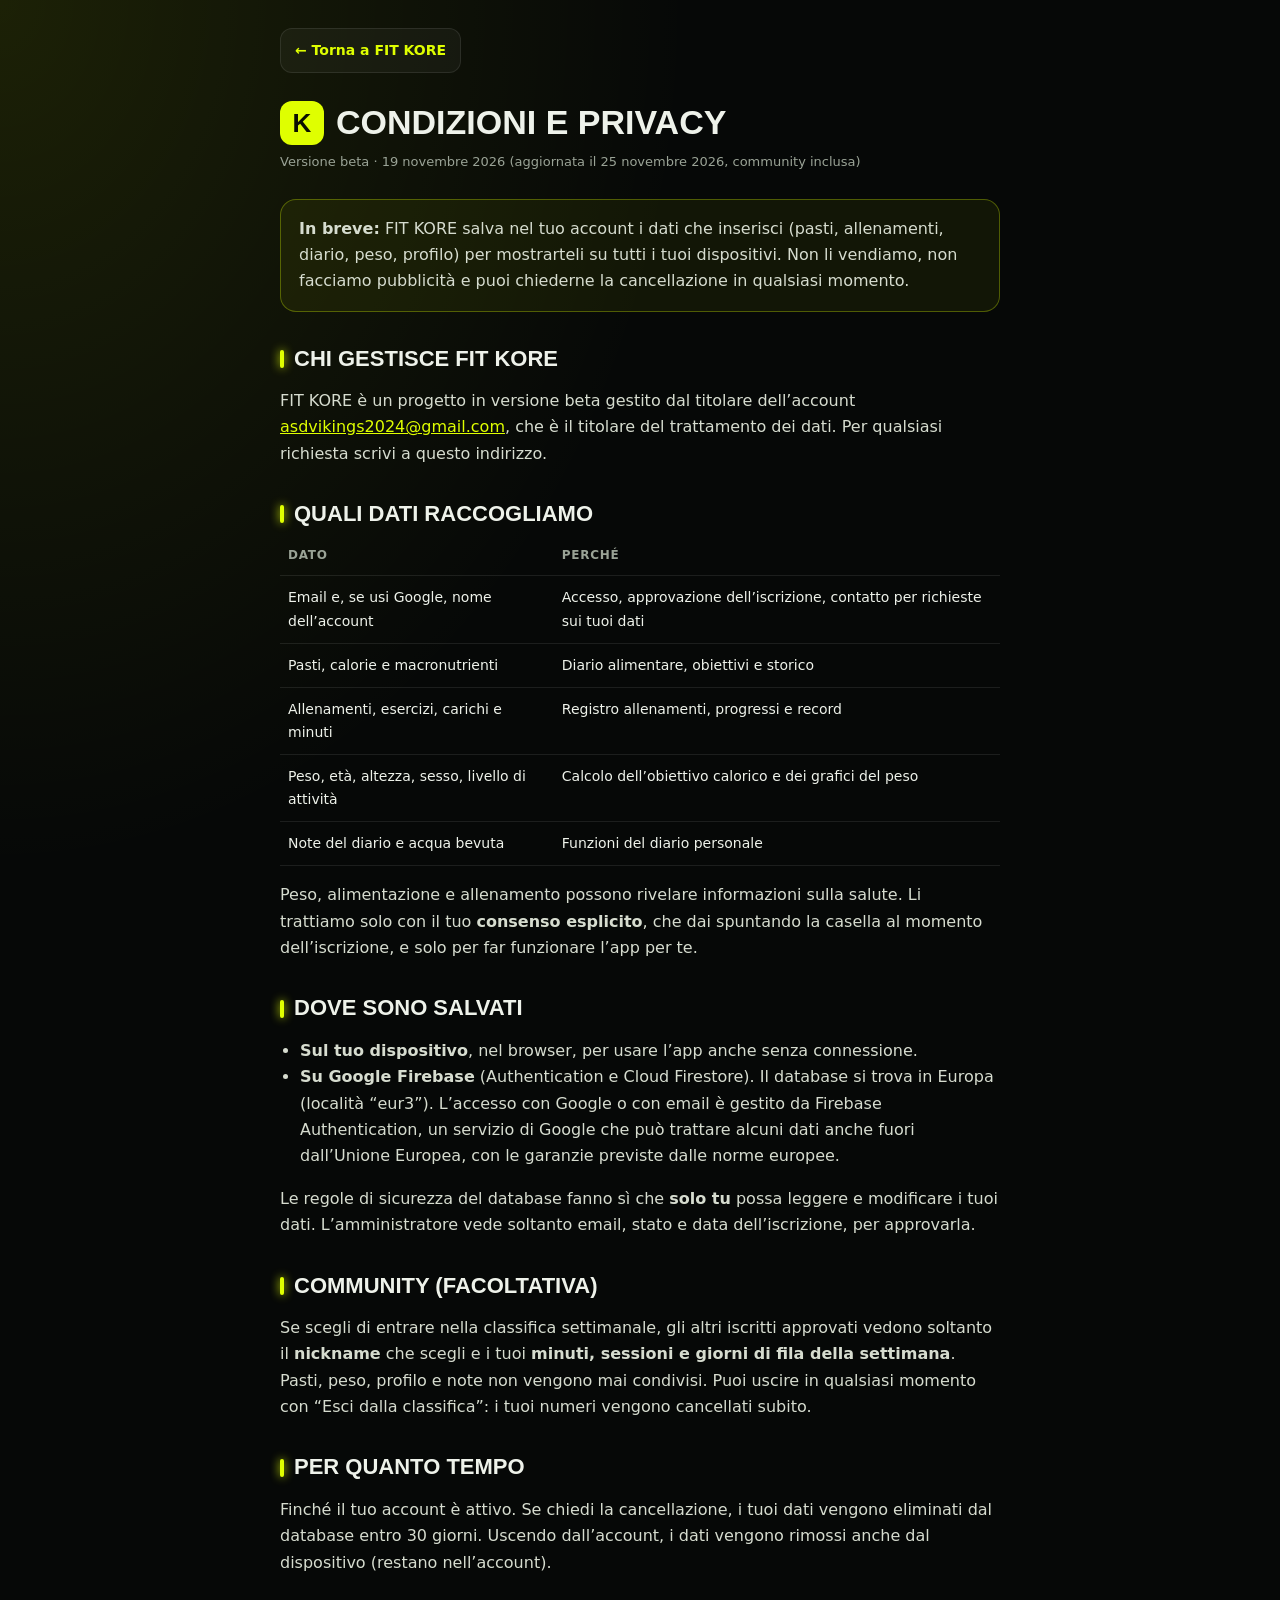
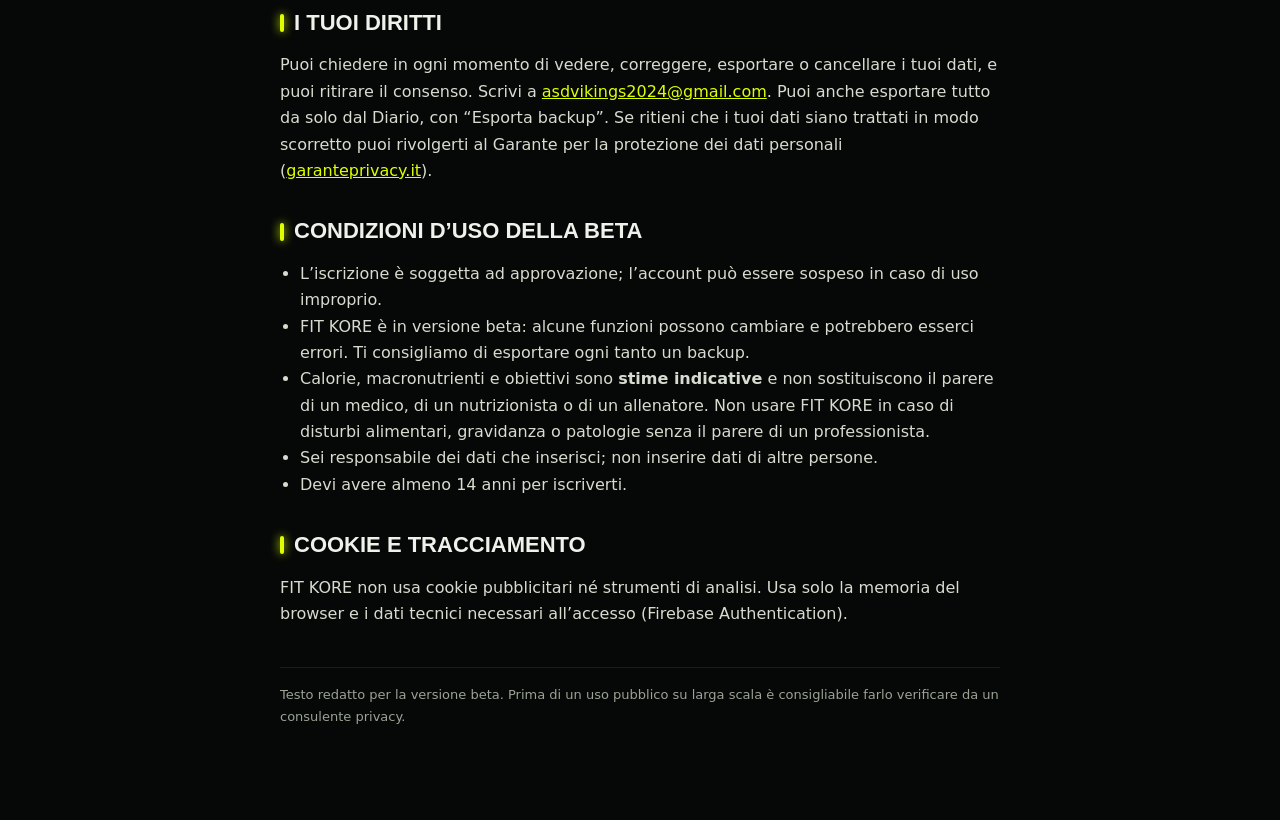
<file: privacy.html>
<!DOCTYPE html>
<html lang="it">
<head>
<meta charset="utf-8">
<meta name="viewport" content="width=device-width, initial-scale=1, viewport-fit=cover">
<meta name="theme-color" content="#060807">
<title>Condizioni e privacy · FIT KORE</title>
<link rel="icon" href="./icon.svg" type="image/svg+xml">
<style>
  :root{--bg:#060807;--text:#eef2ea;--muted:#9aa396;--lime:#dfff00;--line:rgba(255,255,255,.09)}
  *{box-sizing:border-box}
  body{margin:0;background:radial-gradient(90% 60% at 0% 0%,rgba(223,255,0,.10),transparent 60%),var(--bg);color:var(--text);
    font:16px/1.65 Inter,system-ui,-apple-system,"Segoe UI",Arial,sans-serif;-webkit-font-smoothing:antialiased}
  main{max-width:760px;margin:0 auto;padding:28px 20px 80px}
  a{color:var(--lime)}
  .back{display:inline-flex;align-items:center;gap:8px;text-decoration:none;font-weight:700;font-size:14px;padding:10px 14px;border:1px solid var(--line);border-radius:12px;background:rgba(255,255,255,.04)}
  .brand{display:flex;align-items:center;gap:12px;margin:28px 0 6px}
  .brand b{display:grid;place-items:center;width:44px;height:44px;border-radius:12px;background:var(--lime);color:#0b0f00;font:900 26px/1 Impact,"Arial Narrow",sans-serif}
  h1{font:800 34px/1.05 "Barlow Condensed",Impact,"Arial Narrow",sans-serif;text-transform:uppercase;margin:0}
  .meta{color:var(--muted);font-size:13px;margin:6px 0 26px}
  h2{font:800 22px/1.2 "Barlow Condensed",Impact,"Arial Narrow",sans-serif;text-transform:uppercase;margin:34px 0 8px;display:flex;align-items:center;gap:10px}
  h2::before{content:"";width:4px;height:18px;border-radius:4px;background:var(--lime);box-shadow:0 0 10px var(--lime)}
  p,li{color:#d6dccf}
  ul{padding-left:20px}
  .box{padding:16px 18px;border:1px solid rgba(223,255,0,.3);border-radius:16px;background:rgba(223,255,0,.06)}
  .box p{margin:0}
  table{width:100%;border-collapse:collapse;font-size:14px;margin:8px 0}
  th,td{text-align:left;padding:10px 8px;border-bottom:1px solid var(--line);vertical-align:top}
  th{color:var(--muted);font-weight:700;font-size:12px;text-transform:uppercase;letter-spacing:.06em}
  .note{font-size:13px;color:var(--muted);margin-top:40px;padding-top:16px;border-top:1px solid var(--line)}
</style>
</head>
<body>
<main>
  <a class="back" href="./">← Torna a FIT KORE</a>
  <div class="brand"><b>K</b><h1>Condizioni e privacy</h1></div>
  <p class="meta">Versione beta · 19 novembre 2026 (aggiornata il 25 novembre 2026, community inclusa)</p>

  <div class="box"><p><strong>In breve:</strong> FIT KORE salva nel tuo account i dati che inserisci (pasti, allenamenti, diario, peso, profilo) per mostrarteli su tutti i tuoi dispositivi. Non li vendiamo, non facciamo pubblicità e puoi chiederne la cancellazione in qualsiasi momento.</p></div>

  <h2>Chi gestisce FIT KORE</h2>
  <p>FIT KORE è un progetto in versione beta gestito dal titolare dell’account <a href="mailto:asdvikings2024@gmail.com">asdvikings2024@gmail.com</a>, che è il titolare del trattamento dei dati. Per qualsiasi richiesta scrivi a questo indirizzo.</p>

  <h2>Quali dati raccogliamo</h2>
  <table>
    <tr><th>Dato</th><th>Perché</th></tr>
    <tr><td>Email e, se usi Google, nome dell’account</td><td>Accesso, approvazione dell’iscrizione, contatto per richieste sui tuoi dati</td></tr>
    <tr><td>Pasti, calorie e macronutrienti</td><td>Diario alimentare, obiettivi e storico</td></tr>
    <tr><td>Allenamenti, esercizi, carichi e minuti</td><td>Registro allenamenti, progressi e record</td></tr>
    <tr><td>Peso, età, altezza, sesso, livello di attività</td><td>Calcolo dell’obiettivo calorico e dei grafici del peso</td></tr>
    <tr><td>Note del diario e acqua bevuta</td><td>Funzioni del diario personale</td></tr>
  </table>
  <p>Peso, alimentazione e allenamento possono rivelare informazioni sulla salute. Li trattiamo solo con il tuo <strong>consenso esplicito</strong>, che dai spuntando la casella al momento dell’iscrizione, e solo per far funzionare l’app per te.</p>

  <h2>Dove sono salvati</h2>
  <ul>
    <li><strong>Sul tuo dispositivo</strong>, nel browser, per usare l’app anche senza connessione.</li>
    <li><strong>Su Google Firebase</strong> (Authentication e Cloud Firestore). Il database si trova in Europa (località “eur3”). L’accesso con Google o con email è gestito da Firebase Authentication, un servizio di Google che può trattare alcuni dati anche fuori dall’Unione Europea, con le garanzie previste dalle norme europee.</li>
  </ul>
  <p>Le regole di sicurezza del database fanno sì che <strong>solo tu</strong> possa leggere e modificare i tuoi dati. L’amministratore vede soltanto email, stato e data dell’iscrizione, per approvarla.</p>

  <h2>Community (facoltativa)</h2>
  <p>Se scegli di entrare nella classifica settimanale, gli altri iscritti approvati vedono soltanto il <strong>nickname</strong> che scegli e i tuoi <strong>minuti, sessioni e giorni di fila della settimana</strong>. Pasti, peso, profilo e note non vengono mai condivisi. Puoi uscire in qualsiasi momento con “Esci dalla classifica”: i tuoi numeri vengono cancellati subito.</p>

  <h2>Per quanto tempo</h2>
  <p>Finché il tuo account è attivo. Se chiedi la cancellazione, i tuoi dati vengono eliminati dal database entro 30 giorni. Uscendo dall’account, i dati vengono rimossi anche dal dispositivo (restano nell’account).</p>

  <h2>I tuoi diritti</h2>
  <p>Puoi chiedere in ogni momento di vedere, correggere, esportare o cancellare i tuoi dati, e puoi ritirare il consenso. Scrivi a <a href="mailto:asdvikings2024@gmail.com?subject=FIT%20KORE%20-%20richiesta%20sui%20miei%20dati">asdvikings2024@gmail.com</a>. Puoi anche esportare tutto da solo dal Diario, con “Esporta backup”. Se ritieni che i tuoi dati siano trattati in modo scorretto puoi rivolgerti al Garante per la protezione dei dati personali (<a href="https://www.garanteprivacy.it" rel="noopener">garanteprivacy.it</a>).</p>

  <h2>Condizioni d’uso della beta</h2>
  <ul>
    <li>L’iscrizione è soggetta ad approvazione; l’account può essere sospeso in caso di uso improprio.</li>
    <li>FIT KORE è in versione beta: alcune funzioni possono cambiare e potrebbero esserci errori. Ti consigliamo di esportare ogni tanto un backup.</li>
    <li>Calorie, macronutrienti e obiettivi sono <strong>stime indicative</strong> e non sostituiscono il parere di un medico, di un nutrizionista o di un allenatore. Non usare FIT KORE in caso di disturbi alimentari, gravidanza o patologie senza il parere di un professionista.</li>
    <li>Sei responsabile dei dati che inserisci; non inserire dati di altre persone.</li>
    <li>Devi avere almeno 14 anni per iscriverti.</li>
  </ul>

  <h2>Cookie e tracciamento</h2>
  <p>FIT KORE non usa cookie pubblicitari né strumenti di analisi. Usa solo la memoria del browser e i dati tecnici necessari all’accesso (Firebase Authentication).</p>

  <p class="note">Testo redatto per la versione beta. Prima di un uso pubblico su larga scala è consigliabile farlo verificare da un consulente privacy.</p>
</main>
</body>
</html>
</file>
